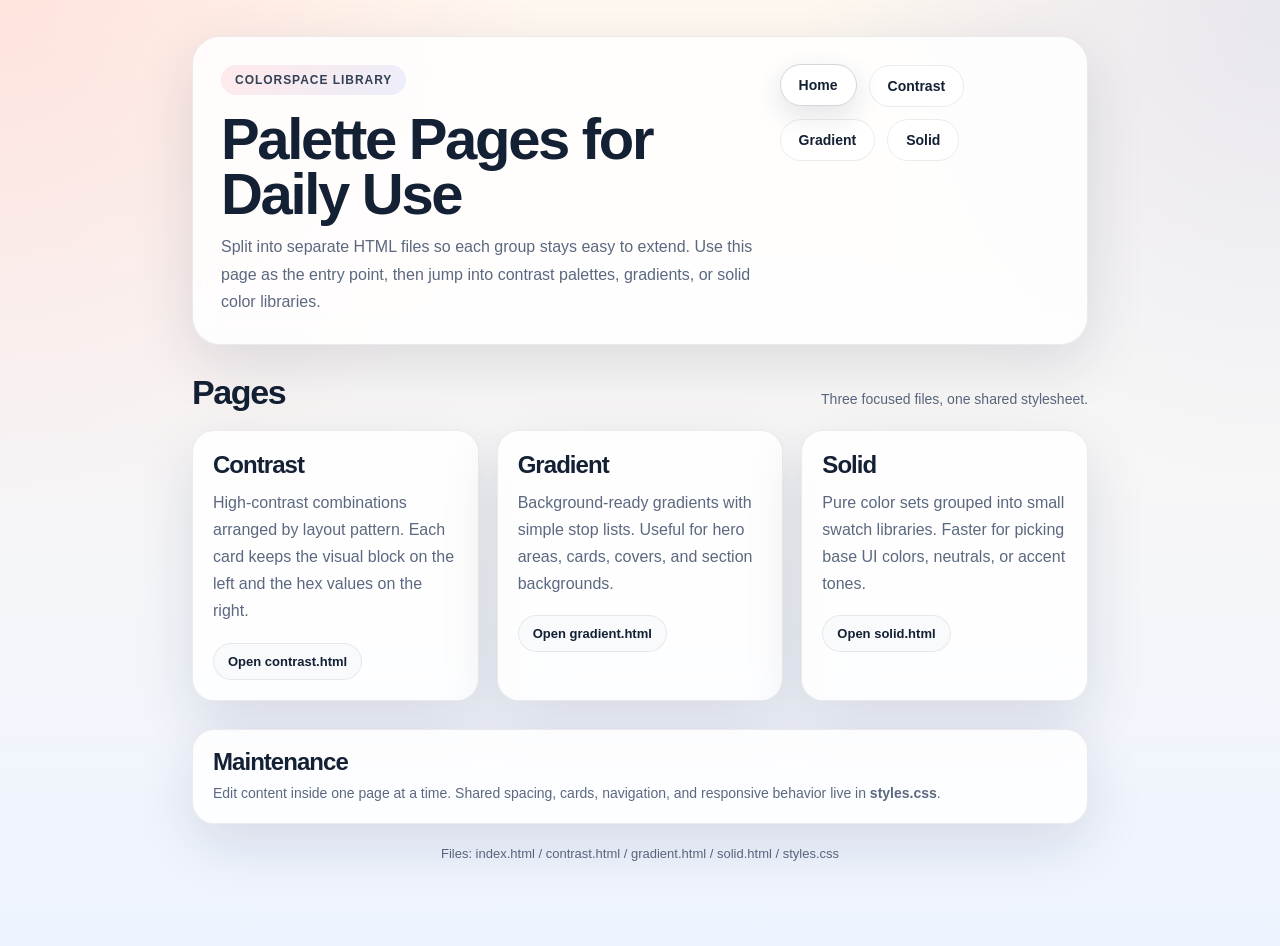
<file: colorspace/index.html>
<!DOCTYPE html>
<html lang="en">
<head>
  <meta charset="UTF-8">
  <meta name="viewport" content="width=device-width, initial-scale=1.0">
  <title>ColorSpace Library</title>
  <link rel="stylesheet" href="styles.css">
</head>
<body>
  <main class="shell">
    <header class="page-header">
      <div class="header-top">
        <div>
          <span class="eyebrow">Colorspace Library</span>
          <h1>Palette Pages for Daily Use</h1>
          <p class="lead">Split into separate HTML files so each group stays easy to extend. Use this page as the entry point, then jump into contrast palettes, gradients, or solid color libraries.</p>
        </div>
        <nav class="nav" aria-label="Primary">
          <a href="index.html" class="is-active">Home</a>
          <a href="contrast.html">Contrast</a>
          <a href="gradient.html">Gradient</a>
          <a href="solid.html">Solid</a>
        </nav>
      </div>
    </header>

    <section class="stack">
      <div class="section-head">
        <h2>Pages</h2>
        <p class="mini-note">Three focused files, one shared stylesheet.</p>
      </div>

      <div class="grid-3">
        <article class="library-card">
          <h3>Contrast</h3>
          <p>High-contrast combinations arranged by layout pattern. Each card keeps the visual block on the left and the hex values on the right.</p>
          <div class="link-row">
            <a class="link-chip" href="contrast.html">Open contrast.html</a>
          </div>
        </article>

        <article class="library-card">
          <h3>Gradient</h3>
          <p>Background-ready gradients with simple stop lists. Useful for hero areas, cards, covers, and section backgrounds.</p>
          <div class="link-row">
            <a class="link-chip" href="gradient.html">Open gradient.html</a>
          </div>
        </article>

        <article class="library-card">
          <h3>Solid</h3>
          <p>Pure color sets grouped into small swatch libraries. Faster for picking base UI colors, neutrals, or accent tones.</p>
          <div class="link-row">
            <a class="link-chip" href="solid.html">Open solid.html</a>
          </div>
        </article>
      </div>
    </section>

    <section class="stack">
      <div class="panel">
        <h2>Maintenance</h2>
        <p class="mini-note">Edit content inside one page at a time. Shared spacing, cards, navigation, and responsive behavior live in <strong>styles.css</strong>.</p>
      </div>
    </section>

    <p class="page-footer">Files: index.html / contrast.html / gradient.html / solid.html / styles.css</p>
  </main>
</body>
</html>
</file>
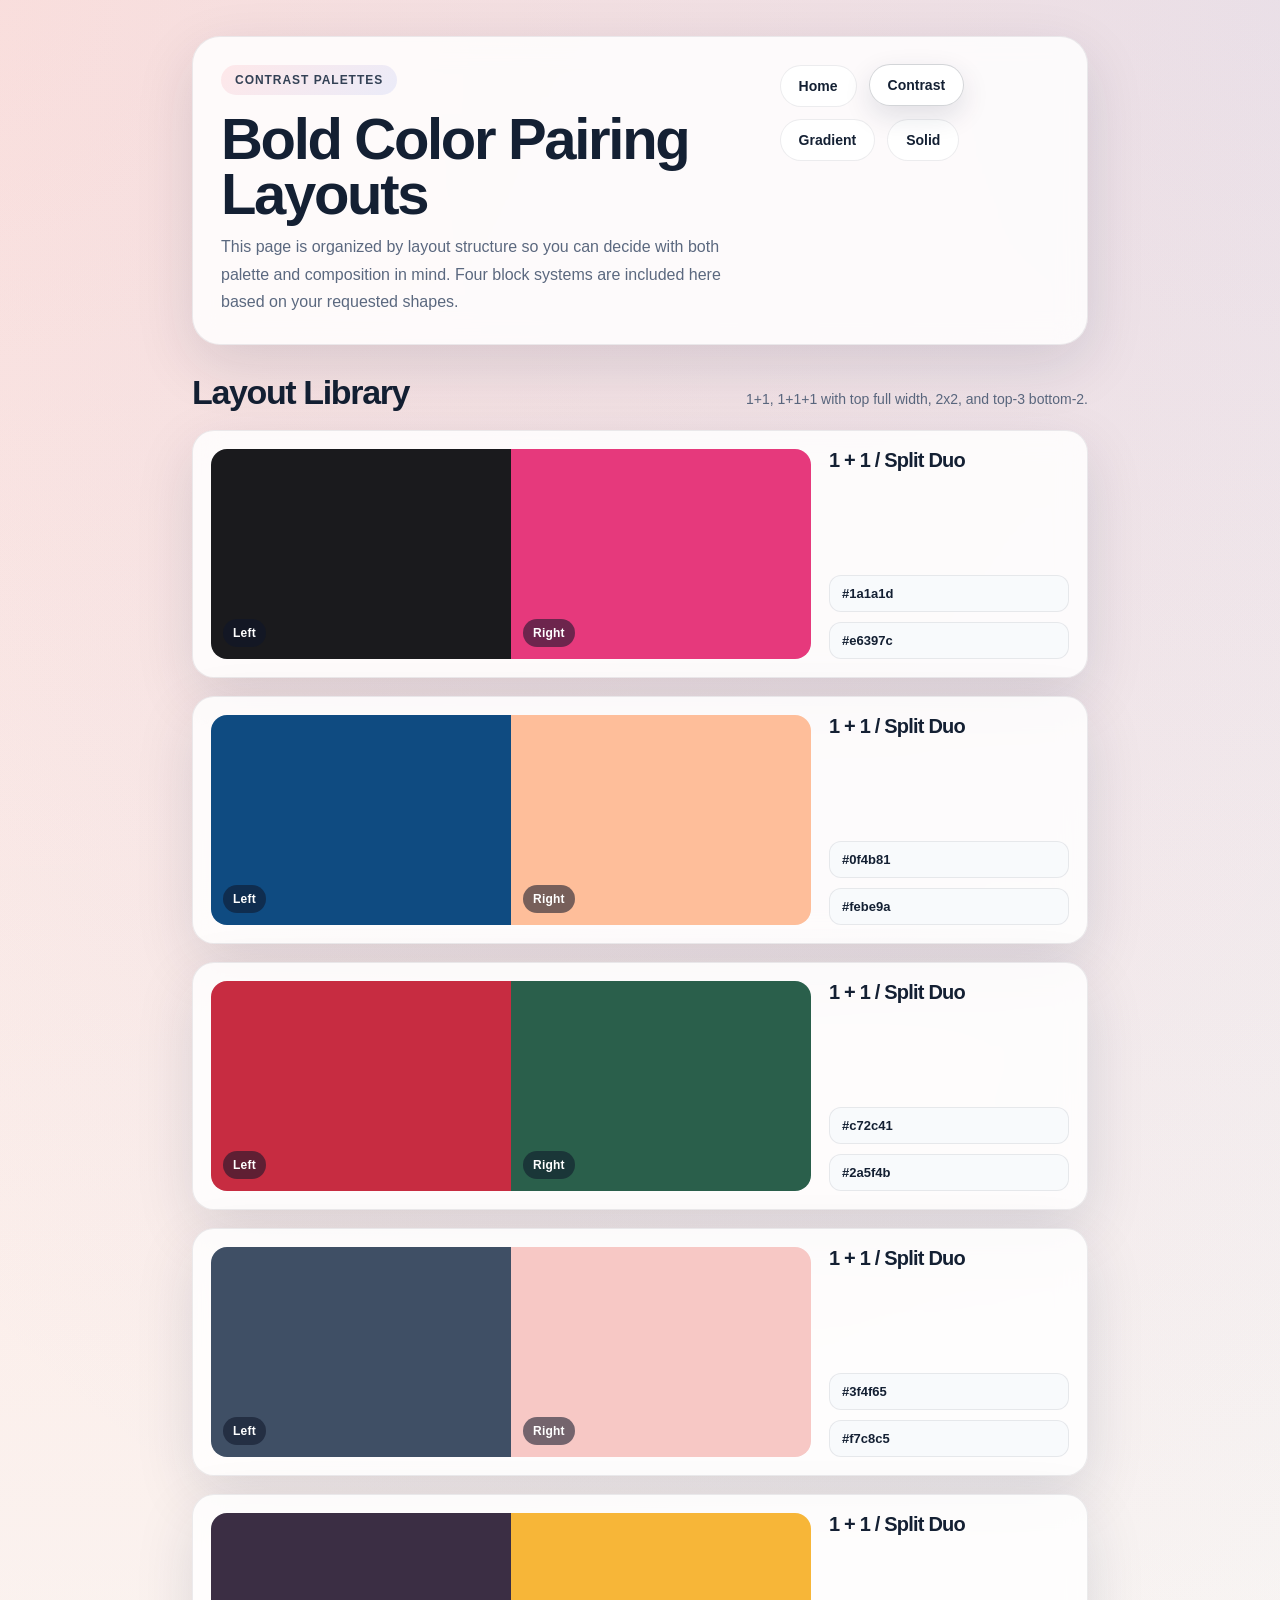
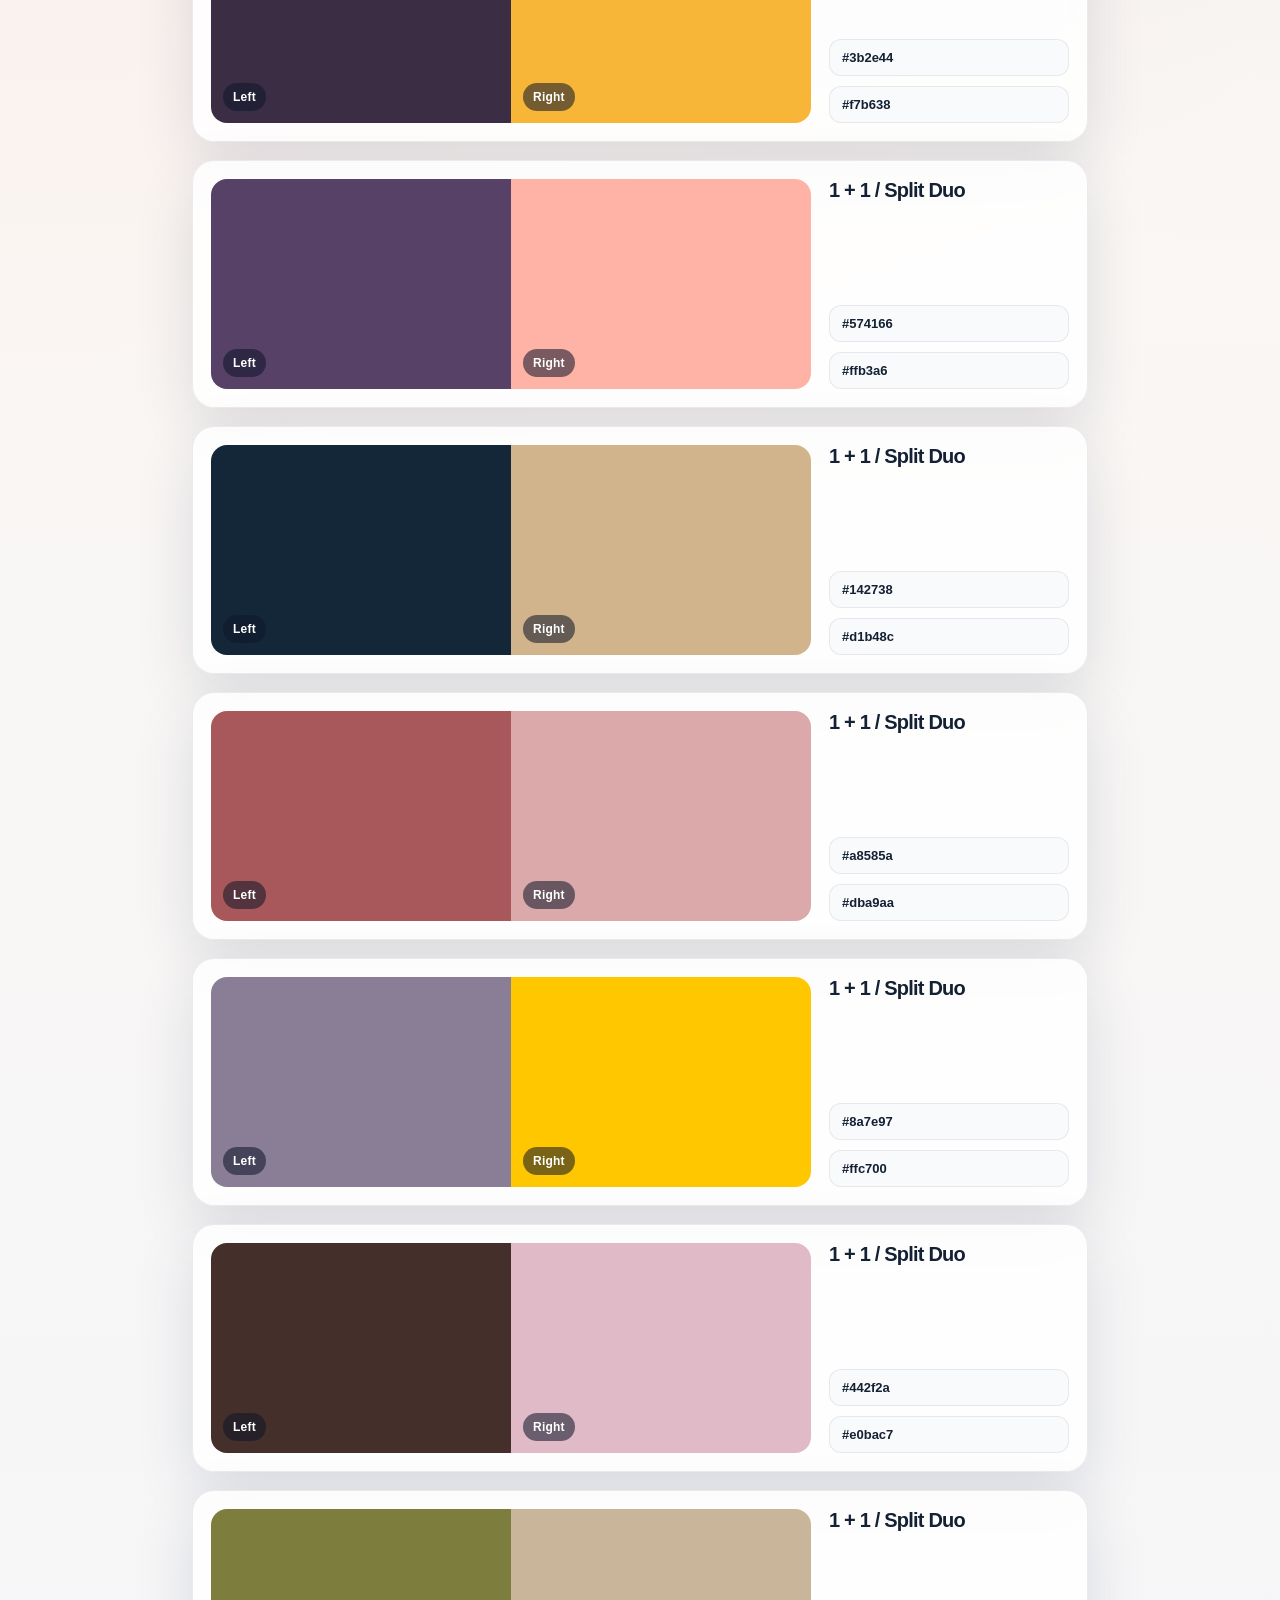
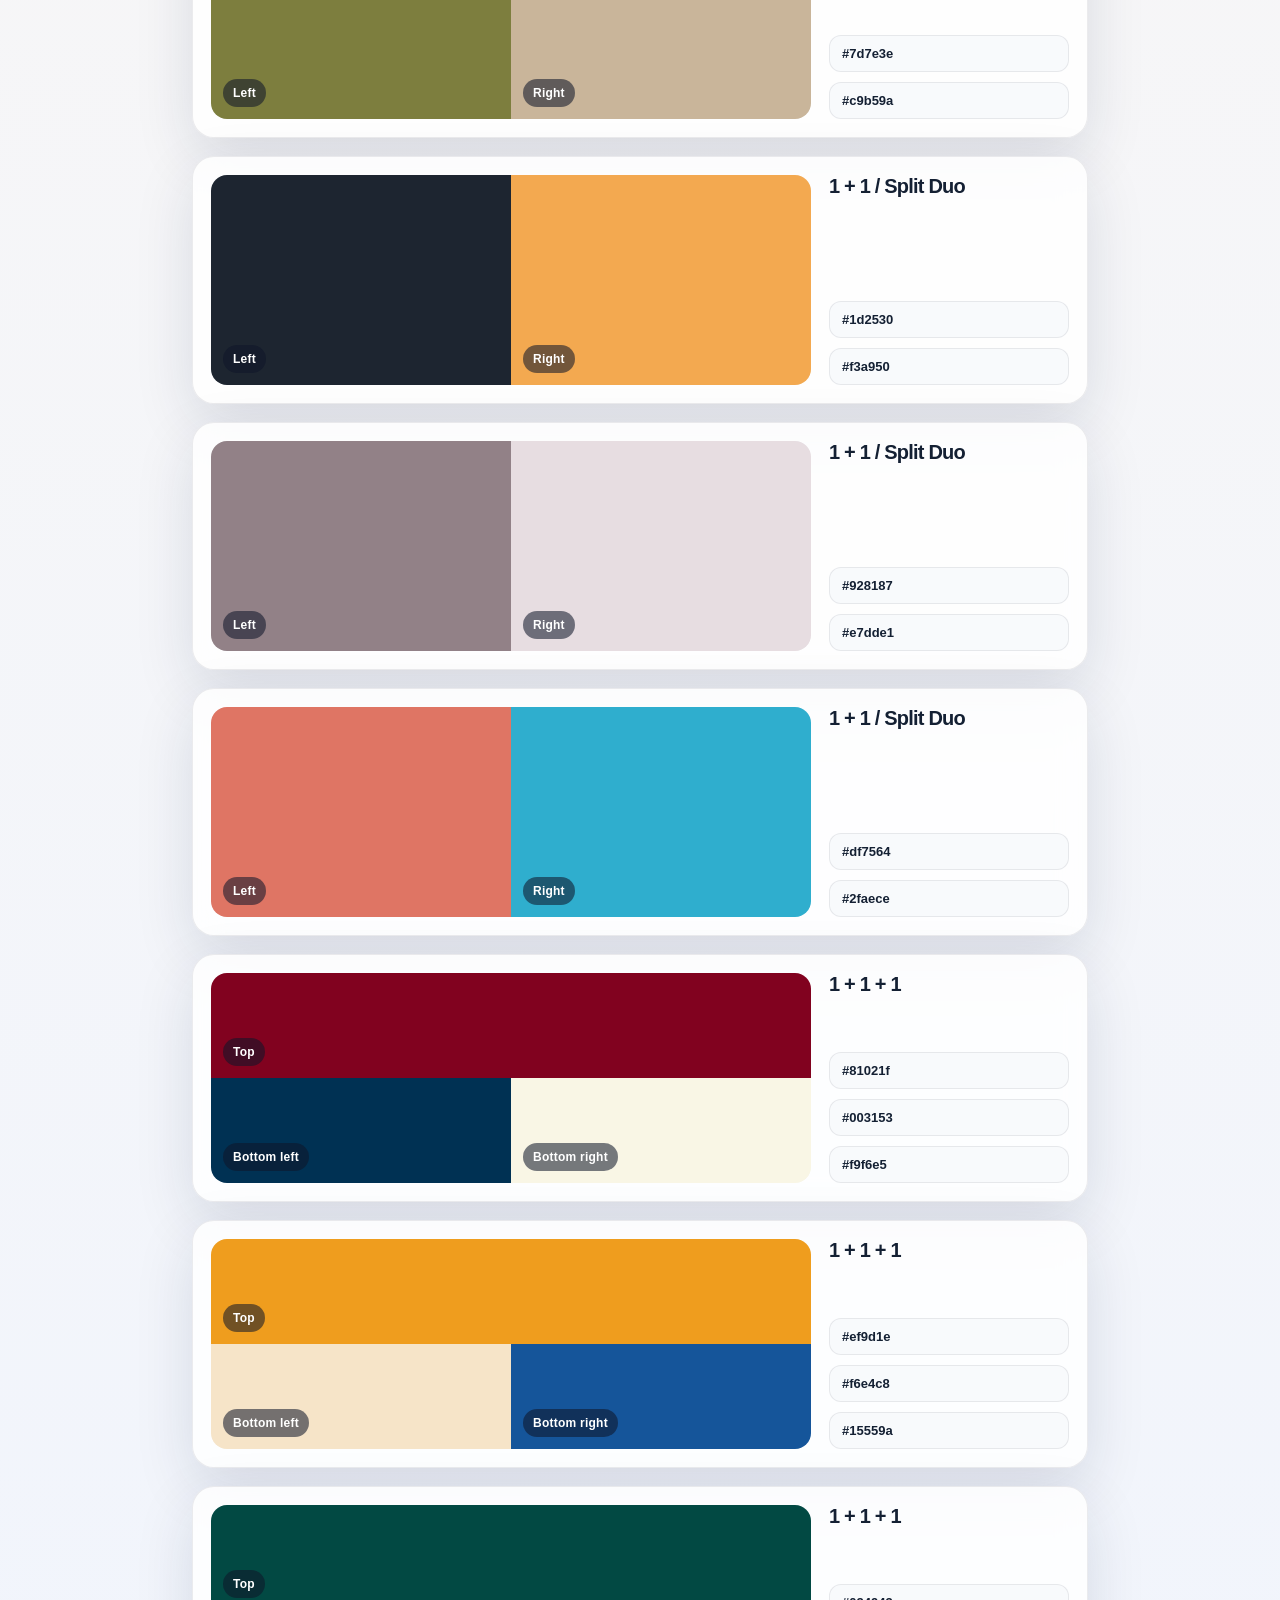
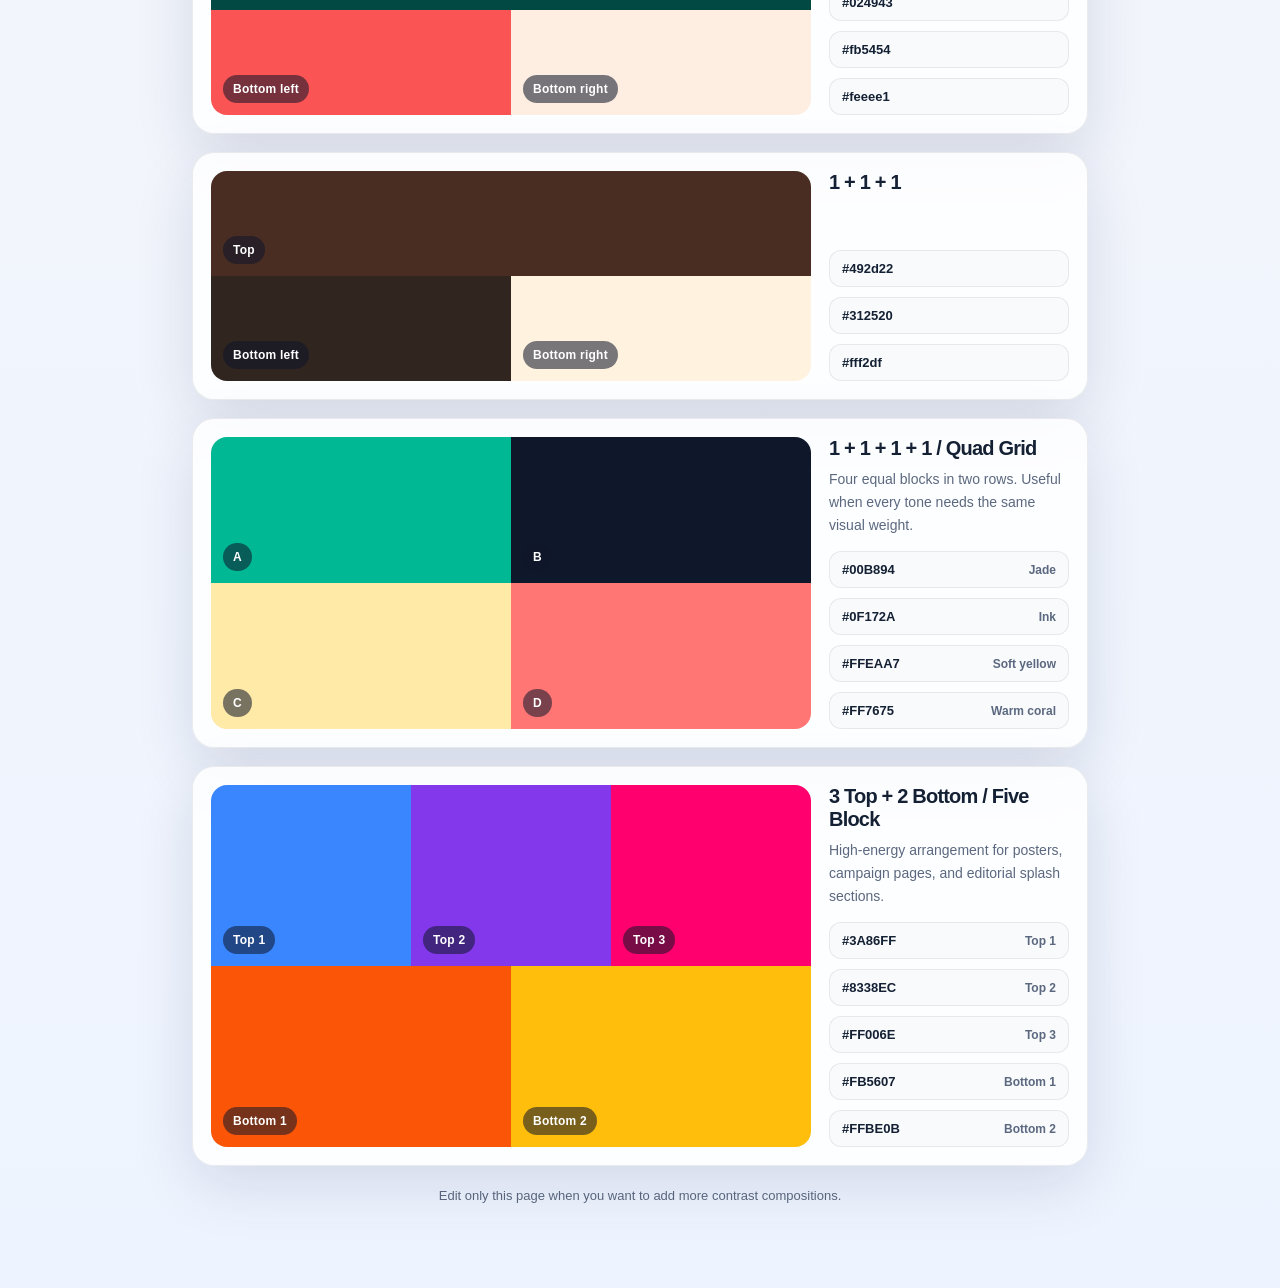
<file: colorspace/contrast.html>
<!DOCTYPE html>
<html lang="en">

<head>
  <meta charset="UTF-8">
  <meta name="viewport" content="width=device-width, initial-scale=1.0">
  <title>ColorSpace Contrast</title>
  <link rel="stylesheet" href="styles.css">
</head>

<body>
  <main class="shell">
    <header class="page-header">
      <div class="header-top">
        <div>
          <span class="eyebrow">Contrast Palettes</span>
          <h1>Bold Color Pairing Layouts</h1>
          <p class="lead">This page is organized by layout structure so you can decide with both palette and composition
            in mind. Four block systems are included here based on your requested shapes.</p>
        </div>
        <nav class="nav" aria-label="Primary">
          <a href="index.html">Home</a>
          <a href="contrast.html" class="is-active">Contrast</a>
          <a href="gradient.html">Gradient</a>
          <a href="solid.html">Solid</a>
        </nav>
      </div>
    </header>

    <section class="stack">
      <div class="section-head">
        <h2>Layout Library</h2>
        <p class="mini-note">1+1, 1+1+1 with top full width, 2x2, and top-3 bottom-2.</p>
      </div>

      <div class="palette-list">
        <article class="palette-card">
          <div class="visual">
            <div class="contrast-layout duo">
              <div class="contrast-cell" style="background:#1a1a1d;">
                <span class="swatch-label">Left</span>
              </div>
              <div class="contrast-cell" style="background:#e6397c;">
                <span class="swatch-label">Right</span>
              </div>
            </div>
          </div>
          <div class="codes">
            <div class="meta">
              <h3>1 + 1 / Split Duo</h3>
            </div>
            <div class="code-list">
              <div class="code-pill"><span>#1a1a1d</span></div>
              <div class="code-pill"><span>#e6397c</span></div>
            </div>
          </div>
        </article>

        <article class="palette-card">
          <div class="visual">
            <div class="contrast-layout duo">
              <div class="contrast-cell" style="background:#0f4b81;">
                <span class="swatch-label">Left</span>
              </div>
              <div class="contrast-cell" style="background:#febe9a;">
                <span class="swatch-label">Right</span>
              </div>
            </div>
          </div>
          <div class="codes">
            <div class="meta">
              <h3>1 + 1 / Split Duo</h3>
            </div>
            <div class="code-list">
              <div class="code-pill"><span>#0f4b81</span></div>
              <div class="code-pill"><span>#febe9a</span></div>
            </div>
          </div>
        </article>

        <article class="palette-card">
          <div class="visual">
            <div class="contrast-layout duo">
              <div class="contrast-cell" style="background:#c72c41;">
                <span class="swatch-label">Left</span>
              </div>
              <div class="contrast-cell" style="background:#2a5f4b;">
                <span class="swatch-label">Right</span>
              </div>
            </div>
          </div>
          <div class="codes">
            <div class="meta">
              <h3>1 + 1 / Split Duo</h3>
            </div>
            <div class="code-list">
              <div class="code-pill"><span>#c72c41</span></div>
              <div class="code-pill"><span>#2a5f4b</span></div>
            </div>
          </div>
        </article>

        <article class="palette-card">
          <div class="visual">
            <div class="contrast-layout duo">
              <div class="contrast-cell" style="background:#3f4f65;">
                <span class="swatch-label">Left</span>
              </div>
              <div class="contrast-cell" style="background:#f7c8c5;">
                <span class="swatch-label">Right</span>
              </div>
            </div>
          </div>
          <div class="codes">
            <div class="meta">
              <h3>1 + 1 / Split Duo</h3>
            </div>
            <div class="code-list">
              <div class="code-pill"><span>#3f4f65</span></div>
              <div class="code-pill"><span>#f7c8c5</span></div>
            </div>
          </div>
        </article>

        <article class="palette-card">
          <div class="visual">
            <div class="contrast-layout duo">
              <div class="contrast-cell" style="background:#3b2e44;">
                <span class="swatch-label">Left</span>
              </div>
              <div class="contrast-cell" style="background:#f7b638;">
                <span class="swatch-label">Right</span>
              </div>
            </div>
          </div>
          <div class="codes">
            <div class="meta">
              <h3>1 + 1 / Split Duo</h3>
            </div>
            <div class="code-list">
              <div class="code-pill"><span>#3b2e44</span></div>
              <div class="code-pill"><span>#f7b638</span></div>
            </div>
          </div>
        </article>

        <article class="palette-card">
          <div class="visual">
            <div class="contrast-layout duo">
              <div class="contrast-cell" style="background:#574166;">
                <span class="swatch-label">Left</span>
              </div>
              <div class="contrast-cell" style="background:#ffb3a6;">
                <span class="swatch-label">Right</span>
              </div>
            </div>
          </div>
          <div class="codes">
            <div class="meta">
              <h3>1 + 1 / Split Duo</h3>
            </div>
            <div class="code-list">
              <div class="code-pill"><span>#574166</span></div>
              <div class="code-pill"><span>#ffb3a6</span></div>
            </div>
          </div>
        </article>

        <article class="palette-card">
          <div class="visual">
            <div class="contrast-layout duo">
              <div class="contrast-cell" style="background:#142738;">
                <span class="swatch-label">Left</span>
              </div>
              <div class="contrast-cell" style="background:#d1b48c;">
                <span class="swatch-label">Right</span>
              </div>
            </div>
          </div>
          <div class="codes">
            <div class="meta">
              <h3>1 + 1 / Split Duo</h3>
            </div>
            <div class="code-list">
              <div class="code-pill"><span>#142738</span></div>
              <div class="code-pill"><span>#d1b48c</span></div>
            </div>
          </div>
        </article>

        <article class="palette-card">
          <div class="visual">
            <div class="contrast-layout duo">
              <div class="contrast-cell" style="background:#a8585a;">
                <span class="swatch-label">Left</span>
              </div>
              <div class="contrast-cell" style="background:#dba9aa;">
                <span class="swatch-label">Right</span>
              </div>
            </div>
          </div>
          <div class="codes">
            <div class="meta">
              <h3>1 + 1 / Split Duo</h3>
            </div>
            <div class="code-list">
              <div class="code-pill"><span>#a8585a</span></div>
              <div class="code-pill"><span>#dba9aa</span></div>
            </div>
          </div>
        </article>

        <article class="palette-card">
          <div class="visual">
            <div class="contrast-layout duo">
              <div class="contrast-cell" style="background:#8a7e97;">
                <span class="swatch-label">Left</span>
              </div>
              <div class="contrast-cell" style="background:#ffc700;">
                <span class="swatch-label">Right</span>
              </div>
            </div>
          </div>
          <div class="codes">
            <div class="meta">
              <h3>1 + 1 / Split Duo</h3>
            </div>
            <div class="code-list">
              <div class="code-pill"><span>#8a7e97</span></div>
              <div class="code-pill"><span>#ffc700</span></div>
            </div>
          </div>
        </article>

        <article class="palette-card">
          <div class="visual">
            <div class="contrast-layout duo">
              <div class="contrast-cell" style="background:#442f2a;">
                <span class="swatch-label">Left</span>
              </div>
              <div class="contrast-cell" style="background:#e0bac7;">
                <span class="swatch-label">Right</span>
              </div>
            </div>
          </div>
          <div class="codes">
            <div class="meta">
              <h3>1 + 1 / Split Duo</h3>
            </div>
            <div class="code-list">
              <div class="code-pill"><span>#442f2a</span></div>
              <div class="code-pill"><span>#e0bac7</span></div>
            </div>
          </div>
        </article>

        <article class="palette-card">
          <div class="visual">
            <div class="contrast-layout duo">
              <div class="contrast-cell" style="background:#7d7e3e;">
                <span class="swatch-label">Left</span>
              </div>
              <div class="contrast-cell" style="background:#c9b59a;">
                <span class="swatch-label">Right</span>
              </div>
            </div>
          </div>
          <div class="codes">
            <div class="meta">
              <h3>1 + 1 / Split Duo</h3>
            </div>
            <div class="code-list">
              <div class="code-pill"><span>#7d7e3e</span></div>
              <div class="code-pill"><span>#c9b59a</span></div>
            </div>
          </div>
        </article>

        <article class="palette-card">
          <div class="visual">
            <div class="contrast-layout duo">
              <div class="contrast-cell" style="background:#1d2530;">
                <span class="swatch-label">Left</span>
              </div>
              <div class="contrast-cell" style="background:#f3a950;">
                <span class="swatch-label">Right</span>
              </div>
            </div>
          </div>
          <div class="codes">
            <div class="meta">
              <h3>1 + 1 / Split Duo</h3>
            </div>
            <div class="code-list">
              <div class="code-pill"><span>#1d2530</span></div>
              <div class="code-pill"><span>#f3a950</span></div>
            </div>
          </div>
        </article>

        <article class="palette-card">
          <div class="visual">
            <div class="contrast-layout duo">
              <div class="contrast-cell" style="background:#928187;">
                <span class="swatch-label">Left</span>
              </div>
              <div class="contrast-cell" style="background:#e7dde1;">
                <span class="swatch-label">Right</span>
              </div>
            </div>
          </div>
          <div class="codes">
            <div class="meta">
              <h3>1 + 1 / Split Duo</h3>
            </div>
            <div class="code-list">
              <div class="code-pill"><span>#928187</span></div>
              <div class="code-pill"><span>#e7dde1</span></div>
            </div>
          </div>
        </article>

        <article class="palette-card">
          <div class="visual">
            <div class="contrast-layout duo">
              <div class="contrast-cell" style="background:#df7564;">
                <span class="swatch-label">Left</span>
              </div>
              <div class="contrast-cell" style="background:#2faece;">
                <span class="swatch-label">Right</span>
              </div>
            </div>
          </div>
          <div class="codes">
            <div class="meta">
              <h3>1 + 1 / Split Duo</h3>
            </div>
            <div class="code-list">
              <div class="code-pill"><span>#df7564</span></div>
              <div class="code-pill"><span>#2faece</span></div>
            </div>
          </div>
        </article>

        <article class="palette-card">
          <div class="visual">
            <div class="contrast-layout banner-two">
              <div class="contrast-cell top" style="background:#81021f;">
                <span class="swatch-label">Top</span>
              </div>
              <div class="contrast-cell" style="background:#003153;">
                <span class="swatch-label">Bottom left</span>
              </div>
              <div class="contrast-cell" style="background:#f9f6e5;">
                <span class="swatch-label">Bottom right</span>
              </div>
            </div>
          </div>
          <div class="codes">
            <div class="meta">
              <h3>1 + 1 + 1 </h3>
            </div>
            <div class="code-list">
              <div class="code-pill"><span>#81021f</span></div>
              <div class="code-pill"><span>#003153</span></div>
              <div class="code-pill"><span>#f9f6e5</span></div>
            </div>
          </div>
        </article>

                <article class="palette-card">
          <div class="visual">
            <div class="contrast-layout banner-two">
              <div class="contrast-cell top" style="background:#ef9d1e;">
                <span class="swatch-label">Top</span>
              </div>
              <div class="contrast-cell" style="background:#f6e4c8;">
                <span class="swatch-label">Bottom left</span>
              </div>
              <div class="contrast-cell" style="background:#15559a;">
                <span class="swatch-label">Bottom right</span>
              </div>
            </div>
          </div>
          <div class="codes">
            <div class="meta">
              <h3>1 + 1 + 1 </h3>
            </div>
            <div class="code-list">
              <div class="code-pill"><span>#ef9d1e</span></div>
              <div class="code-pill"><span>#f6e4c8</span></div>
              <div class="code-pill"><span>#15559a</span></div>
            </div>
          </div>
        </article>

                        <article class="palette-card">
          <div class="visual">
            <div class="contrast-layout banner-two">
              <div class="contrast-cell top" style="background:#024943;">
                <span class="swatch-label">Top</span>
              </div>
              <div class="contrast-cell" style="background:#fb5454;">
                <span class="swatch-label">Bottom left</span>
              </div>
              <div class="contrast-cell" style="background:#feeee1;">
                <span class="swatch-label">Bottom right</span>
              </div>
            </div>
          </div>
          <div class="codes">
            <div class="meta">
              <h3>1 + 1 + 1 </h3>
            </div>
            <div class="code-list">
              <div class="code-pill"><span>#024943</span></div>
              <div class="code-pill"><span>#fb5454</span></div>
              <div class="code-pill"><span>#feeee1</span></div>
            </div>
          </div>
        </article>


                        <article class="palette-card">
          <div class="visual">
            <div class="contrast-layout banner-two">
              <div class="contrast-cell top" style="background:#492d22;">
                <span class="swatch-label">Top</span>
              </div>
              <div class="contrast-cell" style="background:#312520;">
                <span class="swatch-label">Bottom left</span>
              </div>
              <div class="contrast-cell" style="background:#fff2df;">
                <span class="swatch-label">Bottom right</span>
              </div>
            </div>
          </div>
          <div class="codes">
            <div class="meta">
              <h3>1 + 1 + 1 </h3>
            </div>
            <div class="code-list">
              <div class="code-pill"><span>#492d22</span></div>
              <div class="code-pill"><span>#312520</span></div>
              <div class="code-pill"><span>#fff2df</span></div>
            </div>
          </div>
        </article>

        <article class="palette-card">
          <div class="visual">
            <div class="contrast-layout quad">
              <div class="contrast-cell" style="background:#00b894;">
                <span class="swatch-label">A</span>
              </div>
              <div class="contrast-cell" style="background:#0f172a;">
                <span class="swatch-label">B</span>
              </div>
              <div class="contrast-cell" style="background:#ffeaa7;">
                <span class="swatch-label">C</span>
              </div>
              <div class="contrast-cell" style="background:#ff7675;">
                <span class="swatch-label">D</span>
              </div>
            </div>
          </div>
          <div class="codes">
            <div class="meta">
              <h3>1 + 1 + 1 + 1 / Quad Grid</h3>
              <p>Four equal blocks in two rows. Useful when every tone needs the same visual weight.</p>
            </div>
            <div class="code-list">
              <div class="code-pill"><span>#00B894</span><small>Jade</small></div>
              <div class="code-pill"><span>#0F172A</span><small>Ink</small></div>
              <div class="code-pill"><span>#FFEAA7</span><small>Soft yellow</small></div>
              <div class="code-pill"><span>#FF7675</span><small>Warm coral</small></div>
            </div>
          </div>
        </article>

        <article class="palette-card">
          <div class="visual">
            <div class="contrast-layout five">
              <div class="contrast-cell a" style="background:#3a86ff;">
                <span class="swatch-label">Top 1</span>
              </div>
              <div class="contrast-cell b" style="background:#8338ec;">
                <span class="swatch-label">Top 2</span>
              </div>
              <div class="contrast-cell c" style="background:#ff006e;">
                <span class="swatch-label">Top 3</span>
              </div>
              <div class="contrast-cell d" style="background:#fb5607;">
                <span class="swatch-label">Bottom 1</span>
              </div>
              <div class="contrast-cell e" style="background:#ffbe0b;">
                <span class="swatch-label">Bottom 2</span>
              </div>
            </div>
          </div>
          <div class="codes">
            <div class="meta">
              <h3>3 Top + 2 Bottom / Five Block</h3>
              <p>High-energy arrangement for posters, campaign pages, and editorial splash sections.</p>
            </div>
            <div class="code-list">
              <div class="code-pill"><span>#3A86FF</span><small>Top 1</small></div>
              <div class="code-pill"><span>#8338EC</span><small>Top 2</small></div>
              <div class="code-pill"><span>#FF006E</span><small>Top 3</small></div>
              <div class="code-pill"><span>#FB5607</span><small>Bottom 1</small></div>
              <div class="code-pill"><span>#FFBE0B</span><small>Bottom 2</small></div>
            </div>
          </div>
        </article>
      </div>
    </section>

    <p class="page-footer">Edit only this page when you want to add more contrast compositions.</p>
  </main>
  <script src="palette-viewer.js"></script>
</body>

</html>
</file>
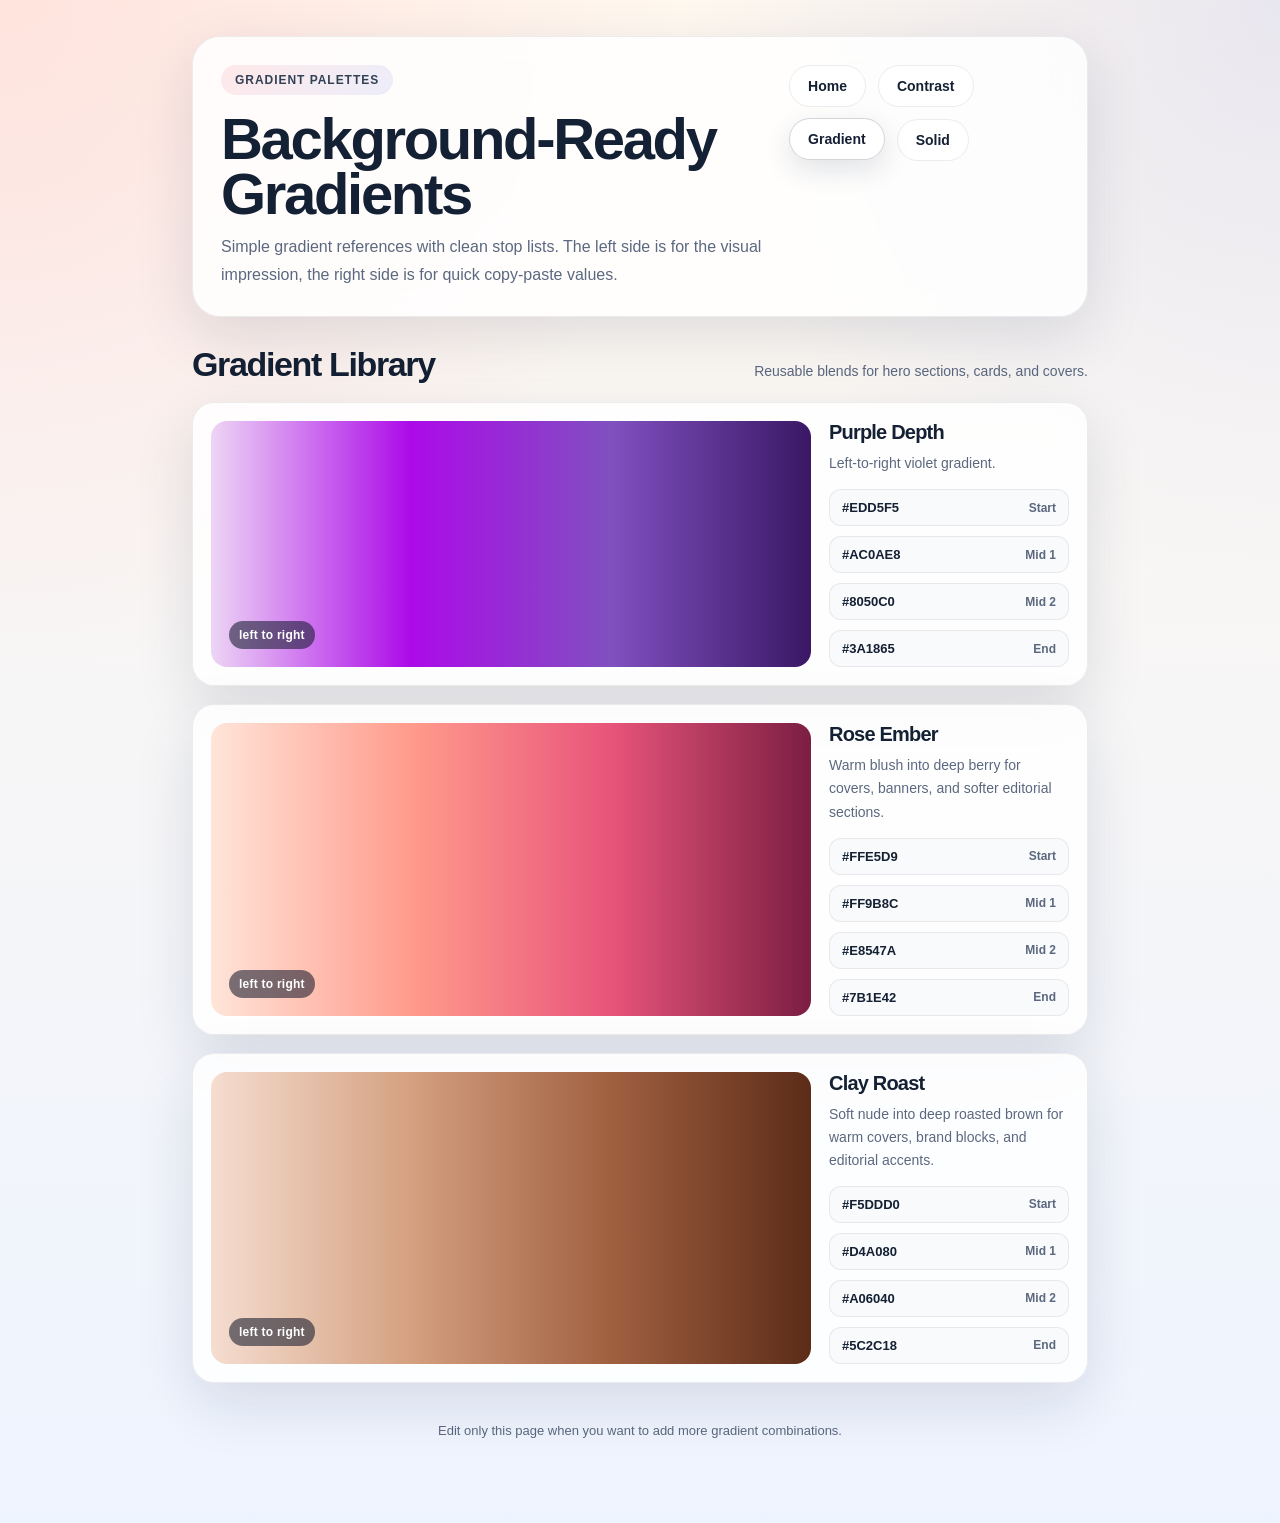
<file: colorspace/gradient.html>
<!DOCTYPE html>
<html lang="en">

<head>
  <meta charset="UTF-8">
  <meta name="viewport" content="width=device-width, initial-scale=1.0">
  <title>ColorSpace Gradient</title>
  <link rel="stylesheet" href="styles.css">
</head>

<body>
  <main class="shell">
    <header class="page-header">
      <div class="header-top">
        <div>
          <span class="eyebrow">Gradient Palettes</span>
          <h1>Background-Ready Gradients</h1>
          <p class="lead">Simple gradient references with clean stop lists. The left side is for the visual impression,
            the right side is for quick copy-paste values.</p>
        </div>
        <nav class="nav" aria-label="Primary">
          <a href="index.html">Home</a>
          <a href="contrast.html">Contrast</a>
          <a href="gradient.html" class="is-active">Gradient</a>
          <a href="solid.html">Solid</a>
        </nav>
      </div>
    </header>

    <section class="stack">
      <div class="section-head">
        <h2>Gradient Library</h2>
        <p class="mini-note">Reusable blends for hero sections, cards, and covers.</p>
      </div>

      <article class="palette-card">
        <div class="visual">
          <div class="gradient-block" style="background:linear-gradient(90deg,#EDD5F5,#AC0AE8,#8050C0,#3A1865);">
            <span class="swatch-label">left to right</span>
          </div>
        </div>
        <div class="codes">
          <div class="meta">
            <h3>Purple Depth</h3>
            <p>Left-to-right violet gradient.</p>
          </div>
          <div class="code-list">
            <div class="code-pill"><span>#EDD5F5</span><small>Start</small></div>
            <div class="code-pill"><span>#AC0AE8</span><small>Mid 1</small></div>
            <div class="code-pill"><span>#8050C0</span><small>Mid 2</small></div>
            <div class="code-pill"><span>#3A1865</span><small>End</small></div>
          </div>
        </div>
      </article>

      <article class="palette-card">
        <div class="visual">
          <div class="gradient-block" style="background:linear-gradient(90deg,#FFE5D9,#FF9B8C,#E8547A,#7B1E42);">
            <span class="swatch-label">left to right</span>
          </div>
        </div>
        <div class="codes">
          <div class="meta">
            <h3>Rose Ember</h3>
            <p>Warm blush into deep berry for covers, banners, and softer editorial sections.</p>
          </div>
          <div class="code-list">
            <div class="code-pill"><span>#FFE5D9</span><small>Start</small></div>
            <div class="code-pill"><span>#FF9B8C</span><small>Mid 1</small></div>
            <div class="code-pill"><span>#E8547A</span><small>Mid 2</small></div>
            <div class="code-pill"><span>#7B1E42</span><small>End</small></div>
          </div>
        </div>
      </article>

      <article class="palette-card">
        <div class="visual">
          <div class="gradient-block" style="background:linear-gradient(90deg,#F5DDD0,#D4A080,#A06040,#5C2C18);">
            <span class="swatch-label">left to right</span>
          </div>
        </div>
        <div class="codes">
          <div class="meta">
            <h3>Clay Roast</h3>
            <p>Soft nude into deep roasted brown for warm covers, brand blocks, and editorial accents.</p>
          </div>
          <div class="code-list">
            <div class="code-pill"><span>#F5DDD0</span><small>Start</small></div>
            <div class="code-pill"><span>#D4A080</span><small>Mid 1</small></div>
            <div class="code-pill"><span>#A06040</span><small>Mid 2</small></div>
            <div class="code-pill"><span>#5C2C18</span><small>End</small></div>
          </div>
        </div>
      </article>



    <p class="page-footer">Edit only this page when you want to add more gradient combinations.</p>
  </main>
  <script src="palette-viewer.js"></script>
</body>

</html>
</file>
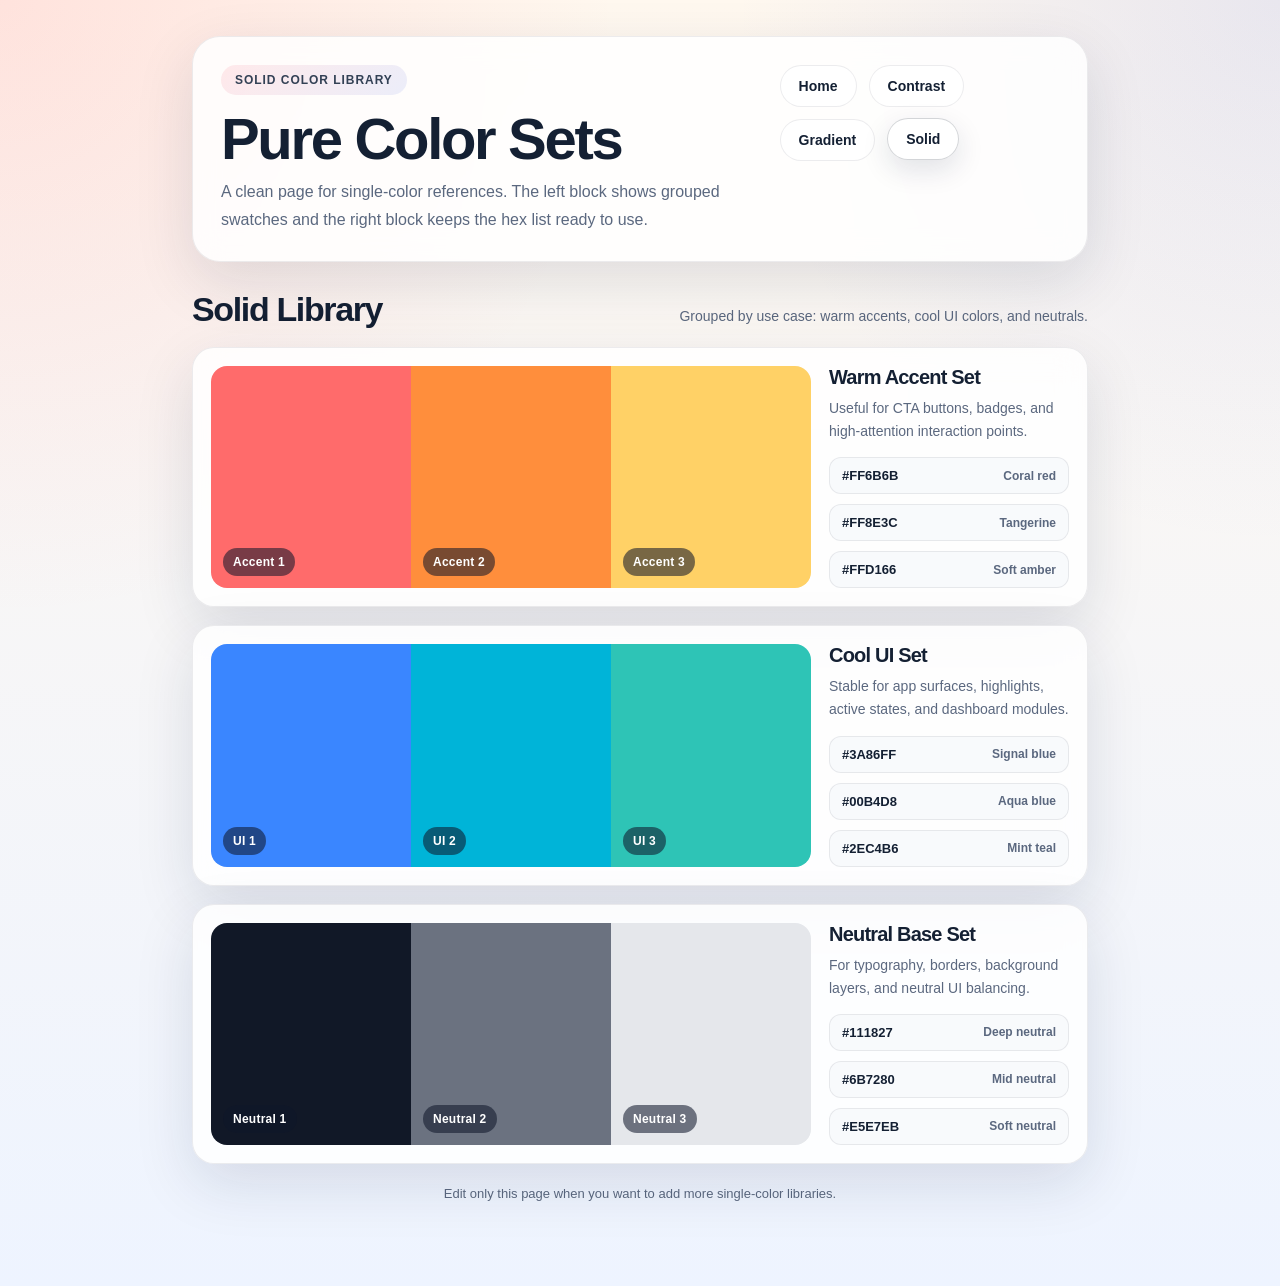
<file: colorspace/solid.html>
<!DOCTYPE html>
<html lang="en">
<head>
  <meta charset="UTF-8">
  <meta name="viewport" content="width=device-width, initial-scale=1.0">
  <title>ColorSpace Solid</title>
  <link rel="stylesheet" href="styles.css">
</head>
<body>
  <main class="shell">
    <header class="page-header">
      <div class="header-top">
        <div>
          <span class="eyebrow">Solid Color Library</span>
          <h1>Pure Color Sets</h1>
          <p class="lead">A clean page for single-color references. The left block shows grouped swatches and the right block keeps the hex list ready to use.</p>
        </div>
        <nav class="nav" aria-label="Primary">
          <a href="index.html">Home</a>
          <a href="contrast.html">Contrast</a>
          <a href="gradient.html">Gradient</a>
          <a href="solid.html" class="is-active">Solid</a>
        </nav>
      </div>
    </header>

    <section class="stack">
      <div class="section-head">
        <h2>Solid Library</h2>
        <p class="mini-note">Grouped by use case: warm accents, cool UI colors, and neutrals.</p>
      </div>

      <div class="palette-list">
        <article class="palette-card">
          <div class="visual">
            <div class="solid-grid">
              <div class="solid-swatch" style="background:#ff6b6b;"><span class="swatch-label">Accent 1</span></div>
              <div class="solid-swatch" style="background:#ff8e3c;"><span class="swatch-label">Accent 2</span></div>
              <div class="solid-swatch" style="background:#ffd166;"><span class="swatch-label">Accent 3</span></div>
            </div>
          </div>
          <div class="codes">
            <div class="meta">
              <h3>Warm Accent Set</h3>
              <p>Useful for CTA buttons, badges, and high-attention interaction points.</p>
            </div>
            <div class="code-list">
              <div class="code-pill"><span>#FF6B6B</span><small>Coral red</small></div>
              <div class="code-pill"><span>#FF8E3C</span><small>Tangerine</small></div>
              <div class="code-pill"><span>#FFD166</span><small>Soft amber</small></div>
            </div>
          </div>
        </article>

        <article class="palette-card">
          <div class="visual">
            <div class="solid-grid">
              <div class="solid-swatch" style="background:#3a86ff;"><span class="swatch-label">UI 1</span></div>
              <div class="solid-swatch" style="background:#00b4d8;"><span class="swatch-label">UI 2</span></div>
              <div class="solid-swatch" style="background:#2ec4b6;"><span class="swatch-label">UI 3</span></div>
            </div>
          </div>
          <div class="codes">
            <div class="meta">
              <h3>Cool UI Set</h3>
              <p>Stable for app surfaces, highlights, active states, and dashboard modules.</p>
            </div>
            <div class="code-list">
              <div class="code-pill"><span>#3A86FF</span><small>Signal blue</small></div>
              <div class="code-pill"><span>#00B4D8</span><small>Aqua blue</small></div>
              <div class="code-pill"><span>#2EC4B6</span><small>Mint teal</small></div>
            </div>
          </div>
        </article>

        <article class="palette-card">
          <div class="visual">
            <div class="solid-grid">
              <div class="solid-swatch" style="background:#111827;"><span class="swatch-label">Neutral 1</span></div>
              <div class="solid-swatch" style="background:#6b7280;"><span class="swatch-label">Neutral 2</span></div>
              <div class="solid-swatch" style="background:#e5e7eb;"><span class="swatch-label">Neutral 3</span></div>
            </div>
          </div>
          <div class="codes">
            <div class="meta">
              <h3>Neutral Base Set</h3>
              <p>For typography, borders, background layers, and neutral UI balancing.</p>
            </div>
            <div class="code-list">
              <div class="code-pill"><span>#111827</span><small>Deep neutral</small></div>
              <div class="code-pill"><span>#6B7280</span><small>Mid neutral</small></div>
              <div class="code-pill"><span>#E5E7EB</span><small>Soft neutral</small></div>
            </div>
          </div>
        </article>
      </div>
    </section>

    <p class="page-footer">Edit only this page when you want to add more single-color libraries.</p>
  </main>
  <script src="palette-viewer.js"></script>
</body>
</html>
</file>
<file: colorspace/styles.css>
:root {
  --bg-top: #fff8ef;
  --bg-bottom: #eef4ff;
  --panel: rgba(255, 255, 255, 0.84);
  --panel-border: rgba(15, 23, 42, 0.08);
  --text-main: #142033;
  --text-sub: #5b687f;
  --shadow: 0 20px 60px rgba(19, 35, 67, 0.12);
  --radius-xl: 28px;
  --radius-lg: 22px;
  --radius-md: 16px;
  --radius-sm: 12px;
}

* {
  box-sizing: border-box;
}

html {
  scroll-behavior: smooth;
}

body {
  margin: 0;
  min-height: 100vh;
  font-family: "Segoe UI", "Helvetica Neue", Arial, sans-serif;
  color: var(--text-main);
  background:
    radial-gradient(circle at top left, rgba(255, 97, 110, 0.14), transparent 34%),
    radial-gradient(circle at top right, rgba(98, 126, 234, 0.14), transparent 30%),
    linear-gradient(180deg, var(--bg-top), var(--bg-bottom));
}

a {
  color: inherit;
  text-decoration: none;
}

.shell {
  width: min(70vw, 1220px);
  margin: 0 auto;
  padding: 36px 0 72px;
}

.page-header,
.panel,
.palette-card,
.library-card {
  border: 1px solid var(--panel-border);
  background: var(--panel);
  backdrop-filter: blur(14px);
  box-shadow: var(--shadow);
}

.page-header {
  padding: 28px;
  border-radius: var(--radius-xl);
}

.eyebrow {
  display: inline-flex;
  align-items: center;
  padding: 8px 14px;
  border-radius: 999px;
  background: linear-gradient(135deg, rgba(255, 97, 110, 0.12), rgba(98, 126, 234, 0.12));
  color: #334155;
  font-size: 12px;
  font-weight: 700;
  letter-spacing: 0.08em;
  text-transform: uppercase;
}

.header-top {
  display: flex;
  justify-content: space-between;
  align-items: flex-start;
  gap: 24px;
}

h1,
h2,
h3 {
  margin: 0;
  letter-spacing: -0.04em;
}

h1 {
  margin-top: 16px;
  font-size: clamp(34px, 5vw, 58px);
  line-height: 0.95;
}

.lead {
  max-width: 720px;
  margin: 12px 0 0;
  color: var(--text-sub);
  font-size: 16px;
  line-height: 1.72;
}

.nav {
  display: flex;
  gap: 12px;
  flex-wrap: wrap;
}

.nav a {
  padding: 12px 18px;
  border-radius: 999px;
  background: rgba(255, 255, 255, 0.88);
  border: 1px solid rgba(15, 23, 42, 0.08);
  font-size: 14px;
  font-weight: 700;
  transition: transform 0.18s ease, box-shadow 0.18s ease, border-color 0.18s ease;
}

.nav a:hover,
.nav a.is-active {
  transform: translateY(-1px);
  border-color: rgba(15, 23, 42, 0.18);
  box-shadow: 0 10px 28px rgba(19, 35, 67, 0.12);
}

.stack {
  margin-top: 28px;
  display: grid;
  gap: 18px;
}

.section-head {
  display: flex;
  justify-content: space-between;
  align-items: baseline;
  gap: 18px;
}

.section-head h2 {
  font-size: clamp(24px, 3vw, 34px);
}

.section-head p,
.meta p,
.mini-note,
.page-footer {
  color: var(--text-sub);
}

.panel {
  padding: 18px 20px;
  border-radius: var(--radius-lg);
}

.mini-note {
  margin: 6px 0 0;
  font-size: 14px;
  line-height: 1.65;
}

.grid-3 {
  display: grid;
  grid-template-columns: repeat(3, minmax(0, 1fr));
  gap: 18px;
}

.library-card,
.palette-card {
  border-radius: var(--radius-lg);
}

.library-card {
  padding: 20px;
}

.library-card h3 {
  font-size: 24px;
}

.library-card p {
  margin: 10px 0 18px;
  color: var(--text-sub);
  line-height: 1.7;
}

.link-row {
  display: flex;
  gap: 10px;
  flex-wrap: wrap;
}

.link-chip {
  display: inline-flex;
  align-items: center;
  padding: 10px 14px;
  border-radius: 999px;
  background: rgba(248, 250, 252, 0.92);
  border: 1px solid rgba(15, 23, 42, 0.08);
  font-size: 13px;
  font-weight: 700;
}

.palette-list {
  display: grid;
  gap: 18px;
}

.palette-card {
  display: grid;
  grid-template-columns: minmax(0, 5fr) minmax(240px, 2fr);
  gap: 18px;
  padding: 18px;
  cursor: pointer;
  transition: transform 0.2s ease, box-shadow 0.2s ease, border-color 0.2s ease;
}

.palette-card:hover {
  transform: translateY(-2px);
  border-color: rgba(15, 23, 42, 0.16);
  box-shadow: 0 24px 64px rgba(19, 35, 67, 0.16);
}

.visual {
  min-height: 210px;
  overflow: hidden;
  border-radius: var(--radius-md);
  background: #f8fafc;
}

.codes {
  display: flex;
  flex-direction: column;
  justify-content: space-between;
  gap: 14px;
}

.meta h3 {
  font-size: 20px;
}

.meta p {
  margin: 8px 0 0;
  font-size: 14px;
  line-height: 1.65;
}

.code-list {
  display: grid;
  gap: 10px;
}

.code-pill {
  display: flex;
  justify-content: space-between;
  align-items: center;
  gap: 12px;
  padding: 10px 12px;
  border-radius: var(--radius-sm);
  background: rgba(248, 250, 252, 0.94);
  border: 1px solid rgba(15, 23, 42, 0.08);
  font-size: 13px;
  font-weight: 700;
}

.code-pill small {
  color: var(--text-sub);
  font-size: 12px;
  font-weight: 600;
}

.swatch-label {
  display: inline-flex;
  padding: 7px 10px;
  border-radius: 999px;
  background: rgba(15, 23, 42, 0.56);
  font-size: 12px;
  font-weight: 700;
  letter-spacing: 0.02em;
  color: #ffffff;
}

.gradient-block,
.solid-grid,
.contrast-layout {
  width: 100%;
  height: 100%;
}

.gradient-block {
  display: flex;
  align-items: flex-end;
  padding: 18px;
}

.solid-grid {
  display: grid;
  grid-template-columns: repeat(3, minmax(0, 1fr));
  gap: 0;
}

.solid-swatch,
.contrast-cell {
  position: relative;
  min-height: 105px;
}

.solid-swatch .swatch-label,
.contrast-cell .swatch-label {
  position: absolute;
  left: 12px;
  bottom: 12px;
}

.page-footer {
  margin-top: 22px;
  text-align: center;
  font-size: 13px;
}

body.has-palette-overlay {
  overflow: hidden;
}

.palette-zoom-overlay {
  position: fixed;
  inset: 0;
  z-index: 999;
  display: flex;
  align-items: center;
  justify-content: center;
  padding: 24px;
  background: rgba(15, 23, 42, 0.42);
  backdrop-filter: blur(10px);
  cursor: zoom-out;
}

.palette-zoom-visual {
  width: 80%;
  height: 60%;
  min-height: 60%;
  max-height: 60%;
  margin: 0;
  transform: scale(1);
  border-radius: var(--radius-lg);
  overflow: hidden;
  border: 1px solid rgba(255, 255, 255, 0.14);
  box-shadow: 0 30px 90px rgba(0, 0, 0, 0.28);
}

.palette-zoom-visual:hover {
  transform: none;
}

.palette-zoom-visual .swatch-label {
  display: none;
}

.palette-zoom-visual,
.palette-zoom-visual .gradient-block,
.palette-zoom-visual .solid-grid,
.palette-zoom-visual .contrast-layout {
  height: 100%;
  min-height: 0;
}

.palette-zoom-visual .solid-swatch,
.palette-zoom-visual .contrast-cell {
  min-height: 0;
}

.contrast-layout.duo {
  display: grid;
  grid-template-columns: 1fr 1fr;
}

.contrast-layout.banner-two {
  display: grid;
  grid-template-columns: 1fr 1fr;
  grid-template-rows: 1fr 1fr;
}

.contrast-layout.banner-two .top {
  grid-column: 1 / -1;
}

.contrast-layout.quad {
  display: grid;
  grid-template-columns: 1fr 1fr;
  grid-template-rows: 1fr 1fr;
}

.contrast-layout.five {
  display: grid;
  grid-template-columns: repeat(6, 1fr);
  grid-template-rows: 1fr 1fr;
}

.contrast-layout.five .a,
.contrast-layout.five .b,
.contrast-layout.five .c {
  grid-row: 1;
}

.contrast-layout.five .a {
  grid-column: 1 / span 2;
}

.contrast-layout.five .b {
  grid-column: 3 / span 2;
}

.contrast-layout.five .c {
  grid-column: 5 / span 2;
}

.contrast-layout.five .d {
  grid-column: 1 / span 3;
  grid-row: 2;
}

.contrast-layout.five .e {
  grid-column: 4 / span 3;
  grid-row: 2;
}

@media (max-width: 1080px) {
  .shell {
    width: min(88vw, 1220px);
  }

  .grid-3 {
    grid-template-columns: 1fr;
  }
}

@media (max-width: 820px) {
  .header-top,
  .section-head,
  .palette-card {
    display: block;
  }

  .nav {
    margin-top: 18px;
  }

  .palette-card {
    padding: 14px;
  }

  .visual {
    margin-bottom: 14px;
  }
}

@media (max-width: 520px) {
  .shell {
    width: calc(100vw - 28px);
    padding-top: 18px;
  }

  .page-header,
  .library-card {
    padding: 20px;
  }

  .visual {
    min-height: 240px;
  }

  .solid-grid {
    grid-template-columns: 1fr 1fr;
  }

  .palette-zoom-overlay {
    padding: 14px;
  }

  .palette-zoom-visual {
    width: 80%;
    height: 60%;
    min-height: 60%;
    max-height: 60%;
  }
}
</file>
